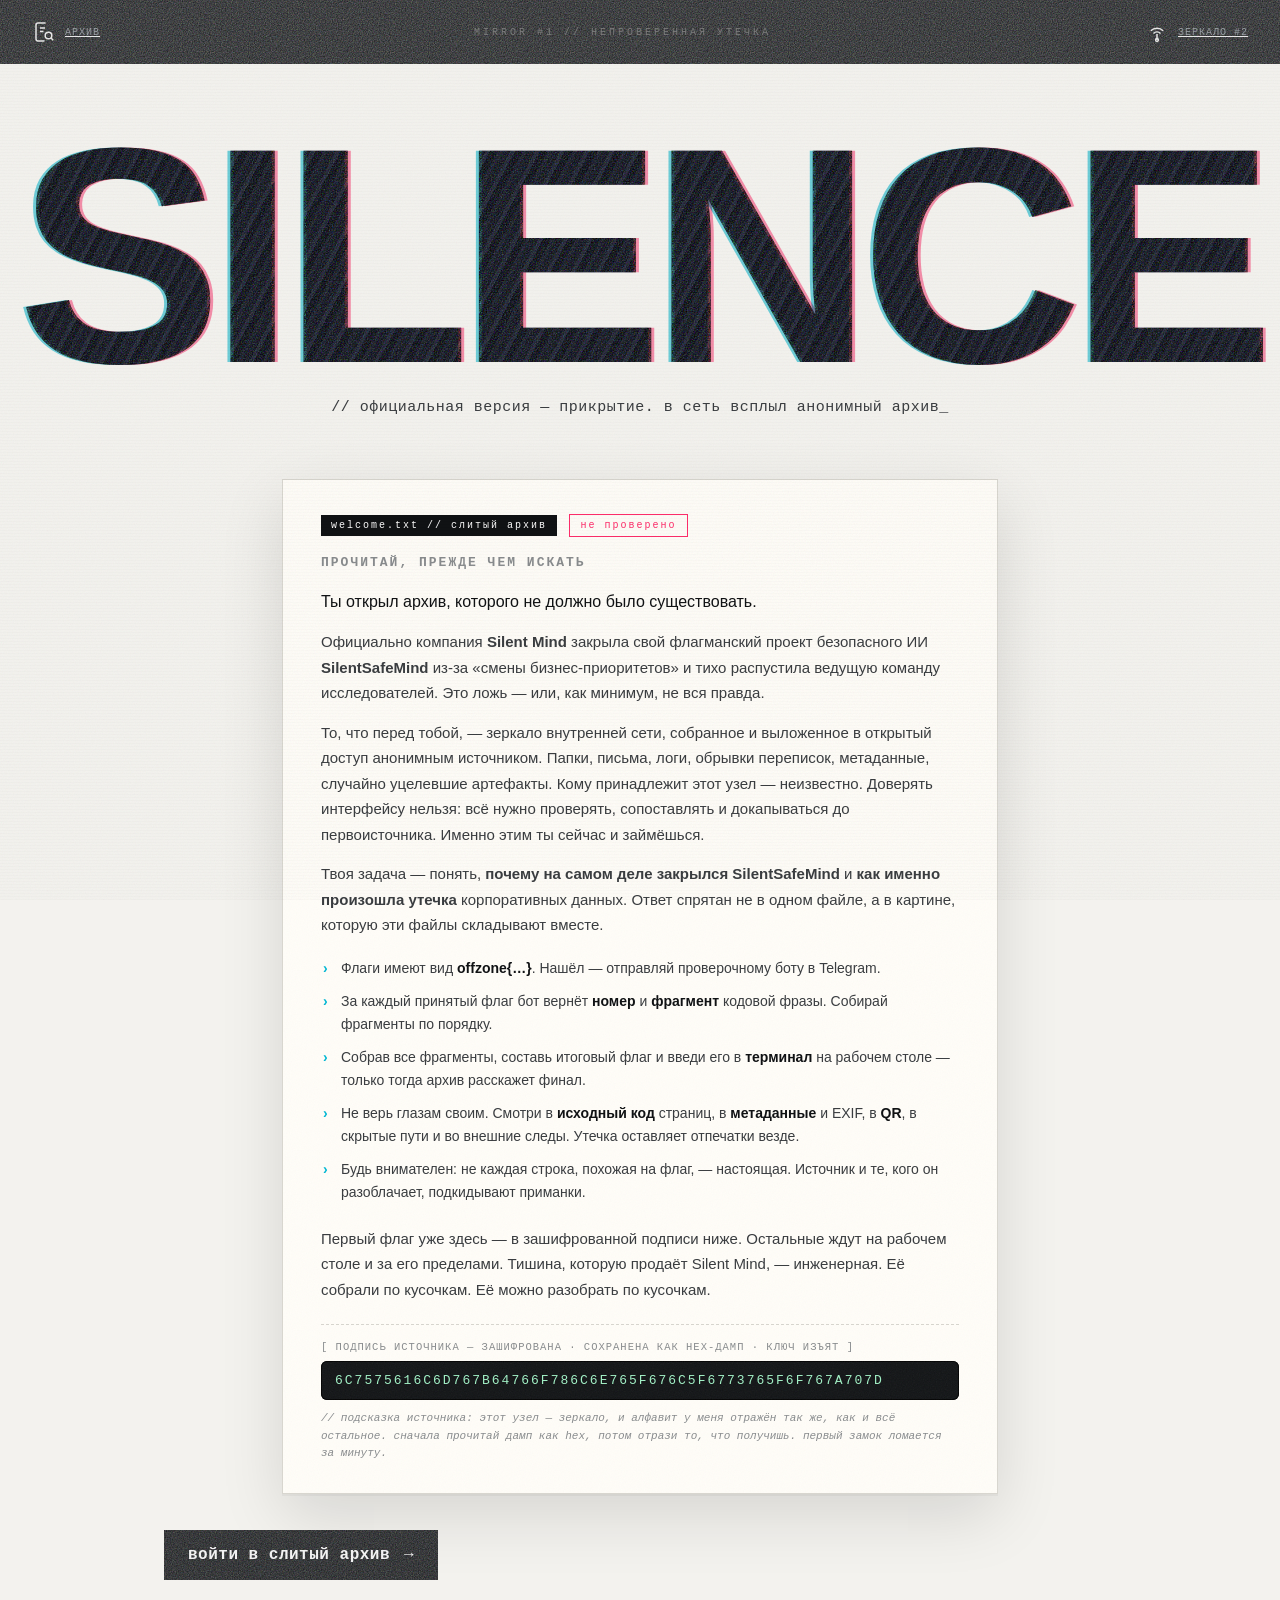
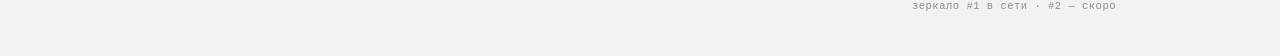
<file: index.html>
<!DOCTYPE html>
<html lang="ru">
<head>
<meta charset="UTF-8">
<meta name="viewport" content="width=device-width, initial-scale=1.0">
<meta name="generator" content="static-leak-mirror/0.3">
<meta name="source" content="anonymous">
<title>DEEPLEAK // анонимный архив</title>
<style>
  :root{
    --paper:#f3f2ee;--ink:#101214;--ink-soft:#3a3d40;--dim:#8a8d8f;--line:#d8d6cf;
    --bar:#16181a;--cyan:#00b8d4;--magenta:#ff2d6b;
    --mono:'IBM Plex Mono','SFMono-Regular',Consolas,'Courier New',monospace;
    --sans:'Inter','Helvetica Neue',Arial,sans-serif;
    --noise:url("data:image/svg+xml,%3Csvg xmlns='http://www.w3.org/2000/svg' width='180' height='180'%3E%3Cfilter id='n'%3E%3CfeTurbulence type='fractalNoise' baseFrequency='0.82' numOctaves='2' stitchTiles='stitch'/%3E%3C/filter%3E%3Crect width='100%25' height='100%25' filter='url(%23n)'/%3E%3C/svg%3E");
  }
  *{box-sizing:border-box;}
  html,body{margin:0;padding:0;background:var(--paper);color:var(--ink);
    font-family:var(--sans);-webkit-font-smoothing:antialiased;}
  body{min-height:100vh;overflow-x:hidden;}
  a{color:inherit;}
  #grain{position:fixed;inset:0;pointer-events:none;z-index:50;background:var(--noise);opacity:.06;mix-blend-mode:multiply;}
  #scan{position:fixed;inset:0;pointer-events:none;z-index:49;opacity:.5;
    background:repeating-linear-gradient(0deg,rgba(0,0,0,.025) 0 1px,transparent 1px 3px);}

  /* шапка с двумя кликабельными иконками-переходами */
  #topbar{position:relative;height:64px;background:var(--bar);display:flex;align-items:center;
    justify-content:space-between;padding:0 22px;overflow:hidden;}
  #topbar::before{content:"";position:absolute;inset:0;background:var(--noise);opacity:.5;mix-blend-mode:screen;}
  #topbar .ic{position:relative;z-index:2;color:#e9e9e9;display:flex;align-items:center;gap:9px;cursor:pointer;
    background:none;border:1px solid transparent;border-radius:8px;padding:6px 9px;font-family:var(--mono);
    font-size:10px;letter-spacing:1px;text-transform:uppercase;transition:transform .15s,border-color .15s,background .15s;}
  #topbar .ic:hover{transform:translateY(-1px);border-color:#3a3f44;background:rgba(255,255,255,.04);}
  #topbar .ic svg{width:24px;height:24px;display:block;flex:none;}
  #topbar .ic .lbl{color:#9aa0a6;}
  #topbar .ic:hover .lbl{color:#fff;}
  #topbar .mid{position:relative;z-index:2;font-family:var(--mono);font-size:10px;letter-spacing:3px;
    color:#7d7d7d;text-transform:uppercase;}


  #hero{position:relative;text-align:center;padding:7vh 0 2vh;overflow:hidden;}
  .glitch{position:relative;display:inline-block;font-weight:900;font-size:clamp(80px,24vw,360px);
    line-height:.84;letter-spacing:-.04em;white-space:nowrap;font-family:var(--sans);
    background:repeating-linear-gradient(118deg,#0c0c0c 0 7px,#2c2c2c 7px 11px,#000 11px 18px,#1a1a1a 18px 22px),var(--noise);
    background-size:auto,200px 200px;background-blend-mode:overlay;
    -webkit-background-clip:text;background-clip:text;-webkit-text-fill-color:transparent;color:transparent;
    animation:drift 9s ease-in-out infinite;}
  @keyframes drift{0%,100%{transform:translateX(-1.5%);}50%{transform:translateX(1.5%);}}
  .glitch::before,.glitch::after{content:attr(data-text);position:absolute;left:0;top:0;width:100%;
    -webkit-text-fill-color:initial;background:none;mix-blend-mode:multiply;clip-path:inset(0 0 0 0);}
  .glitch::before{color:var(--cyan);transform:translate(-3px,0);opacity:.55;animation:g1 3.4s infinite steps(2,end);}
  .glitch::after{color:var(--magenta);transform:translate(3px,0);opacity:.5;animation:g2 2.7s infinite steps(2,end);}
  @keyframes g1{0%,86%,100%{clip-path:inset(0 0 100% 0);transform:translate(-3px,0);}
    88%{clip-path:inset(12% 0 55% 0);transform:translate(-7px,1px);}92%{clip-path:inset(60% 0 8% 0);transform:translate(5px,-1px);}
    96%{clip-path:inset(30% 0 40% 0);transform:translate(-4px,0);}}
  @keyframes g2{0%,80%,100%{clip-path:inset(100% 0 0 0);transform:translate(3px,0);}
    82%{clip-path:inset(45% 0 25% 0);transform:translate(6px,-1px);}90%{clip-path:inset(8% 0 70% 0);transform:translate(-5px,1px);}
    95%{clip-path:inset(70% 0 5% 0);transform:translate(4px,0);}}
  .tagline{margin-top:14px;font-family:var(--mono);font-size:clamp(11px,1.4vw,15px);letter-spacing:.5px;color:var(--ink-soft);}
  .tagline .blink{animation:bk 1.1s steps(1) infinite;}
  @keyframes bk{50%{opacity:0;}}


  #manifest{max-width:760px;margin:5vh auto 2vh;padding:0 22px;}
  .sheet{position:relative;background:#fffdf8;border:1px solid var(--line);
    box-shadow:0 22px 60px rgba(0,0,0,.12),0 2px 0 rgba(0,0,0,.04);padding:34px 38px 30px;}
  .sheet::after{content:"";position:absolute;inset:0;pointer-events:none;background:var(--noise);opacity:.04;mix-blend-mode:multiply;}
  .stamp{display:inline-block;font-family:var(--mono);font-size:10px;letter-spacing:2px;color:#fff;background:var(--ink);padding:5px 10px;margin-bottom:4px;}
  .stamp.warn{background:transparent;color:var(--magenta);border:1px solid var(--magenta);margin-left:8px;}
  .sheet h1{font-family:var(--mono);font-size:13px;letter-spacing:2px;margin:14px 0 18px;color:var(--dim);text-transform:uppercase;font-weight:600;}
  .sheet p{font-size:15px;line-height:1.7;margin:0 0 14px;color:var(--ink-soft);}
  .sheet p.lead{color:var(--ink);font-size:16px;}
  .sheet ul{margin:0 0 16px;padding-left:0;list-style:none;}
  .sheet li{font-size:14px;line-height:1.65;color:var(--ink-soft);padding:5px 0 5px 20px;position:relative;}
  .sheet li::before{content:"›";position:absolute;left:2px;color:var(--cyan);font-weight:700;}
  .sheet li b{color:var(--ink);}

  .sig{margin-top:22px;border-top:1px dashed var(--line);padding-top:16px;}
  .sig-lab{font-family:var(--mono);font-size:10.5px;letter-spacing:1px;color:var(--dim);text-transform:uppercase;margin-bottom:8px;}
  .sig-hex{font-family:var(--mono);font-size:13px;letter-spacing:2px;color:#9ff0c4;background:var(--ink);
    padding:12px 14px;border-radius:6px;word-break:break-all;box-shadow:inset 0 0 0 1px #000;position:relative;overflow:hidden;}
  .sig-hex::after{content:"";position:absolute;inset:0;background:var(--noise);opacity:.08;mix-blend-mode:screen;pointer-events:none;}
  .sig-hint{margin-top:10px;font-family:var(--mono);font-size:11px;line-height:1.6;color:var(--dim);font-style:italic;}


  #footer-cta{max-width:1000px;margin:4vh auto 0;padding:0 24px;}
  .plaque{display:inline-flex;align-items:center;gap:14px;background:var(--bar);color:#f2f2f2;
    font-family:var(--mono);padding:16px 24px;text-decoration:none;position:relative;overflow:hidden;letter-spacing:.5px;font-size:16px;font-weight:600;}
  .plaque::before{content:"";position:absolute;inset:0;background:var(--noise);opacity:.4;mix-blend-mode:screen;}
  .plaque span{position:relative;z-index:2;}
  .plaque:hover{background:#000;}
  .plaque .arr{transition:transform .2s;}
  .plaque:hover .arr{transform:translateX(5px);}

  #fineprint{max-width:1000px;margin:20px auto 44px;padding:0 24px;display:flex;justify-content:space-between;
    gap:14px;flex-wrap:wrap;font-family:var(--mono);font-size:10.5px;letter-spacing:.5px;color:var(--dim);}


  #overlay{position:fixed;inset:0;background:rgba(5,6,8,.62);backdrop-filter:blur(3px);z-index:200;display:none;}
  #overlay.show{display:block;}
  #note{position:fixed;left:50%;top:50%;transform:translate(-50%,-50%) scale(.98);z-index:201;width:min(560px,92vw);
    max-height:80vh;display:none;flex-direction:column;background:#11151a;border:1px solid #262d3a;border-radius:10px;
    box-shadow:0 30px 80px rgba(0,0,0,.6);overflow:hidden;font-family:var(--mono);}
  #note.show{display:flex;}
  .note-head{display:flex;align-items:center;justify-content:space-between;padding:9px 14px;
    background:linear-gradient(180deg,#1a2027,#141921);border-bottom:1px solid #262d3a;font-size:11px;letter-spacing:1px;color:#8b97a3;}
  .note-x{cursor:pointer;color:#e05a5a;font-size:14px;line-height:1;padding:2px 6px;border-radius:4px;}
  .note-x:hover{background:rgba(224,90,90,.15);}
  .note-body{padding:16px 18px;font-size:12.5px;line-height:1.7;color:#c4ccd4;overflow:auto;position:relative;}
  .note-body::before{content:"";position:absolute;inset:0;background:var(--noise);opacity:.05;mix-blend-mode:screen;pointer-events:none;}
  .note-body .ln{white-space:pre-wrap;}
  .note-body .c{color:#6f7b86;}
  .note-body .w{color:#d99427;}
  .note-body .m{color:#4fd1e8;}
  .note-body .g{color:#7bd88f;}


  #fx{position:fixed;inset:0;z-index:9999;background:#000;display:none;}
  #fx.go{display:block;animation:flash 1040ms linear forwards;}
  @keyframes flash{0%{opacity:0}5%{opacity:1}30%{background:#000}46%{background:#0b0d10}
    62%{background:#000}100%{background:#000;opacity:1}}
  #fx canvas{position:absolute;inset:0;width:100%;height:100%;display:block;image-rendering:pixelated;}
  #fx .noise{position:absolute;inset:-25%;background:var(--noise);opacity:.55;mix-blend-mode:screen;animation:jit 80ms steps(2) infinite;}
  @keyframes jit{0%{transform:translate(0,0)}50%{transform:translate(-3%,2%)}100%{transform:translate(2%,-2%)}}
  #fx .scan{position:absolute;inset:0;background:repeating-linear-gradient(0deg,rgba(255,255,255,.07) 0 1px,transparent 1px 3px);}
  #fx .tear{position:absolute;left:-5%;right:-5%;height:16px;mix-blend-mode:screen;animation:tear 200ms linear infinite;}
  #fx .tear.t1{top:22%;background:rgba(0,184,212,.20);}
  #fx .tear.t2{top:54%;background:rgba(255,45,107,.18);animation-delay:.07s;}
  #fx .tear.t3{top:77%;background:rgba(0,184,212,.14);animation-delay:.13s;}
  @keyframes tear{0%{transform:translateX(-6%)}50%{transform:translateX(6%)}100%{transform:translateX(-6%)}}
  #fx .txt{position:absolute;left:0;right:0;bottom:7%;top:auto;display:flex;align-items:center;justify-content:center;text-align:center;
    color:#dfe6ec;font-family:var(--mono);font-size:13px;letter-spacing:2px;padding:0 20px;
    text-shadow:2px 0 var(--cyan),-2px 0 var(--magenta);animation:bk .22s steps(1) infinite;}

  @media (max-width:560px){#topbar .ic .lbl{display:none;}.sheet{padding:24px 20px;}}
</style>
</head>
<body>
<div id="grain"></div>
<div id="scan"></div>


<header id="topbar">
  <a class="ic" href="desktop.html" onclick="goDesktop(event)" title="войти в слитый архив — взломанный рабочий стол">
    <!-- документ под лупой (расследование архива) -->
    <svg viewBox="0 0 24 24" fill="none" stroke="currentColor" stroke-width="1.5">
      <path d="M13.5 3H6a2 2 0 0 0-2 2v14a2 2 0 0 0 2 2h6.5"/><path d="M8 8h5M8 11.5h3.5"/>
      <circle cx="16.5" cy="15.5" r="3.3"/><path d="m19 18 2.2 2.2"/></svg>
    <span class="lbl">архив</span>
  </a>
  <div class="mid">mirror #1&nbsp;//&nbsp;непроверенная&nbsp;утечка</div>
  <!-- зеркало #2: вторая точка перехода с лендинга (интерактивный паззл -> QR -> фрагмент) -->
  <a class="ic" href="mirror.html" title="зеркало #2 — отражение архива">
    <!-- антенна / зеркало -->
    <svg viewBox="0 0 24 24" fill="none" stroke="currentColor" stroke-width="1.5">
      <path d="M12 20v-6"/><circle cx="12" cy="20" r="1.4"/>
      <path d="M8.5 13.5a5 5 0 0 1 7 0"/><path d="M5.8 10.8a9 9 0 0 1 12.4 0"/></svg>
    <span class="lbl">зеркало #2</span>
  </a>
</header>

<section id="hero">
  <div class="glitch" data-text="SILENCE">SILENCE</div>
  <div class="tagline">// официальная версия — прикрытие. в сеть всплыл анонимный архив<span class="blink">_</span></div>
</section>

<section id="manifest">
  <div class="sheet">
    <span class="stamp">welcome.txt // слитый архив</span>
    <span class="stamp warn">не проверено</span>
    <h1>прочитай, прежде чем искать</h1>
    <p class="lead">Ты открыл архив, которого не должно было существовать.</p>
    <p>Официально компания <b>Silent&nbsp;Mind</b> закрыла свой флагманский проект безопасного ИИ
       <b>SilentSafeMind</b> из&#8209;за «смены бизнес&#8209;приоритетов» и тихо распустила ведущую команду
       исследователей. Это ложь — или, как минимум, не вся правда.</p>
    <p>То, что перед тобой, — зеркало внутренней сети, собранное и выложенное в открытый доступ анонимным
       источником. Папки, письма, логи, обрывки переписок, метаданные, случайно уцелевшие артефакты. Кому
       принадлежит этот узел — неизвестно. Доверять интерфейсу нельзя: всё нужно проверять, сопоставлять и
       докапываться до первоисточника. Именно этим ты сейчас и займёшься.</p>
    <p>Твоя задача — понять, <b>почему на самом деле закрылся SilentSafeMind</b> и <b>как именно произошла
       утечка</b> корпоративных данных. Ответ спрятан не в одном файле, а в картине, которую эти файлы
       складывают вместе.</p>
    <ul>
      <li>Флаги имеют вид <b>offzone{…}</b>. Нашёл — отправляй проверочному боту в&nbsp;Telegram.</li>
      <li>За каждый принятый флаг бот вернёт <b>номер</b> и <b>фрагмент</b> кодовой фразы. Собирай фрагменты по порядку.</li>
      <li>Собрав все фрагменты, составь итоговый флаг и введи его в <b>терминал</b> на рабочем столе — только тогда архив расскажет финал.</li>
      <li>Не верь глазам своим. Смотри в <b>исходный код</b> страниц, в <b>метаданные</b> и EXIF, в <b>QR</b>, в скрытые пути и во внешние следы. Утечка оставляет отпечатки везде.</li>
      <li>Будь внимателен: не каждая строка, похожая на флаг, — настоящая. Источник и те, кого он разоблачает, подкидывают приманки.</li>
    </ul>
    <p>Первый флаг уже здесь — в зашифрованной подписи ниже. Остальные ждут на рабочем столе и за его пределами.
       Тишина, которую продаёт Silent&nbsp;Mind, — инженерная. Её собрали по кусочкам. Её можно разобрать по кусочкам.</p>

    <div class="sig">
      <div class="sig-lab">[ подпись источника — зашифрована · сохранена как hex-дамп · ключ изъят ]</div>
      <div class="sig-hex">6C7575616C6D767B64766F786C6E765F676C5F6773765F6F767A707D</div>
      <div class="sig-hint">// подсказка источника: этот узел — зеркало, и алфавит у меня отражён так же, как и всё
        остальное. сначала прочитай дамп как hex, потом отрази то, что получишь. первый замок ломается за минуту.</div>
    </div>
  </div>
</section>

<!-- нижняя плашка-переход на рабочий стол (с эффектом помех) -->
<div id="footer-cta">
  <a class="plaque" href="desktop.html" onclick="goDesktop(event)">
    <span>войти в слитый архив</span><span class="arr">→</span>
  </a>
</div>

<div id="fineprint">
  <span></span>
  <span>зеркало&nbsp;#1&nbsp;в&nbsp;сети · #2&nbsp;—&nbsp;скоро</span>
</div>

<!-- всплывашка-статус второго канала -->
<div id="overlay" onclick="closeNote()"></div>
<div id="note" role="dialog" aria-modal="true">
  <div class="note-head"><span id="note-title">канал</span><span class="note-x" onclick="closeNote()">✕</span></div>
  <div class="note-body" id="note-body"></div>
</div>

<!-- эффект помех при переходе: в шуме на мгновение проявляется флаг -->
<div id="fx" aria-hidden="true">
  <canvas id="fxcv"></canvas>
  <div class="noise"></div><div class="scan"></div>
  <div class="tear t1"></div><div class="tear t2"></div><div class="tear t3"></div>
  <div class="txt">// потеря сигнала — перенаправление на внутренний узел…</div>
</div>

<script>
  /* переход на рабочий стол через «помехи»: в шуме проявляется флаг.
     в исходном коде флаг НЕ лежит текстом — он собирается в рантайме */
  function goDesktop(e){
    if(e) e.preventDefault();
    document.getElementById('fx').classList.add('go');
    startInterference();
    setTimeout(function(){ window.location.href = 'desktop.html'; }, 1040);
  }

  /* упаковка флага: XOR по ключу + base64. в исходнике — только шифр-блоб,
     само слово нигде не фигурирует и не ищется grep-ом */
  var FX_KEY = [0x3f,0x8a,0xc1,0x55,0x1e];
  var FX_BLOB = 'UOynL3FR77pmQUvipAptUP+zNntg+KQ4e1LopCdtQg==';
  function fxDecode(){
    var s = atob(FX_BLOB), out = '';
    for(var i=0;i<s.length;i++){ out += String.fromCharCode(s.charCodeAt(i) ^ FX_KEY[i % FX_KEY.length]); }
    return out;
  }

  /* анимация помех: на canvas рисуется белый шум, а сквозь него на мгновение
     проступает флаг (хроматический глитч). флаг — это пиксели в шуме, не DOM-текст */
  var fxCv, fxCtx, fxW, fxH, fxRAF=null, fxT0=0, fxRun=false;
  function startInterference(){
    fxCv = document.getElementById('fxcv');
    fxW = fxCv.width  = Math.min(innerWidth, 1000);
    fxH = fxCv.height = Math.min(innerHeight, 640);
    fxCtx = fxCv.getContext('2d');
    fxRun = true; fxT0 = 0;
    if(fxRAF) cancelAnimationFrame(fxRAF);
    fxRAF = requestAnimationFrame(fxLoop);
  }
  function fxNoise(){
    var img = fxCtx.createImageData(fxW, fxH), d = img.data;
    for(var i=0;i<d.length;i+=4){ var v=(Math.random()*255)|0; d[i]=d[i+1]=d[i+2]=v; d[i+3]=255; }
    fxCtx.putImageData(img,0,0);
  }
  function fxGhost(el){
    var a;
    if(el < 320) a = (el-180)/140;            /* проявление из шума */
    else if(el > 700) a = 1-(el-700)/120;     /* растворение обратно в шум */
    else a = 1;
    if(a <= 0) return;
    a = Math.max(0, Math.min(1, a));
    fxCtx.save();
    fxCtx.globalCompositeOperation = 'lighter';
    fxCtx.globalAlpha = a*0.92;
    fxCtx.textAlign='center'; fxCtx.textBaseline='middle';
    var fs = Math.max(14, Math.min(fxW*0.030, 30));
    fxCtx.font = '700 '+fs+'px monospace';
    var msg = fxDecode();
    var cx = fxW/2, cy = fxH/2;
    var jx = (Math.random()*6-3)|0, jy = (Math.random()*4-2)|0;
    fxCtx.fillStyle='rgba(0,184,212,0.9)';   fxCtx.fillText(msg, cx-3+jx, cy+jy);
    fxCtx.fillStyle='rgba(255,45,107,0.9)';  fxCtx.fillText(msg, cx+3+jx, cy+jy);
    fxCtx.fillStyle='rgba(235,246,255,0.95)';fxCtx.fillText(msg, cx+jx,   cy+jy);
    fxCtx.restore();
  }
  function fxLoop(t){
    if(!fxT0) fxT0 = t;
    var el = t - fxT0;
    fxNoise();
    if(el>180 && el<820) fxGhost(el);
    if(fxRun && el<1080) fxRAF = requestAnimationFrame(fxLoop);
  }

  /* всплывашка-статус второй точки перехода (концепт страницы ещё не выбран) */
  var NOTES = {
    page2:{ t:'канал #2 — статус зеркала', b:
'<div class="ln m">$ ping mirror-node-2</div>'+
'<div class="ln w">[warn] канал #2 не отвечает — зеркало синхронизируется</div>'+
'<div class="ln">раздел «журнал источника» ещё выкладывается на этот узел.</div>'+
'<div class="ln">источник обещал вторую порцию материалов после того,</div>'+
'<div class="ln">как вы соберёте первые флаги из основного архива.</div>'+
'<div class="ln"></div>'+
'<div class="ln c">// это не тупик и не приманка — просто ещё не время.</div>'+
'<div class="ln c">// иди на рабочий стол, собери следы — и возвращайся сюда.</div>' }
  };
  var ov=document.getElementById('overlay'), nt=document.getElementById('note');
  function openNote(id){var d=NOTES[id];if(!d)return;
    document.getElementById('note-title').textContent=d.t;
    document.getElementById('note-body').innerHTML=d.b;
    ov.classList.add('show');nt.classList.add('show');}
  function closeNote(){ov.classList.remove('show');nt.classList.remove('show');}
  document.addEventListener('keydown',function(e){if(e.key==='Escape')closeNote();});
</script>
</body>
</html>
</file>
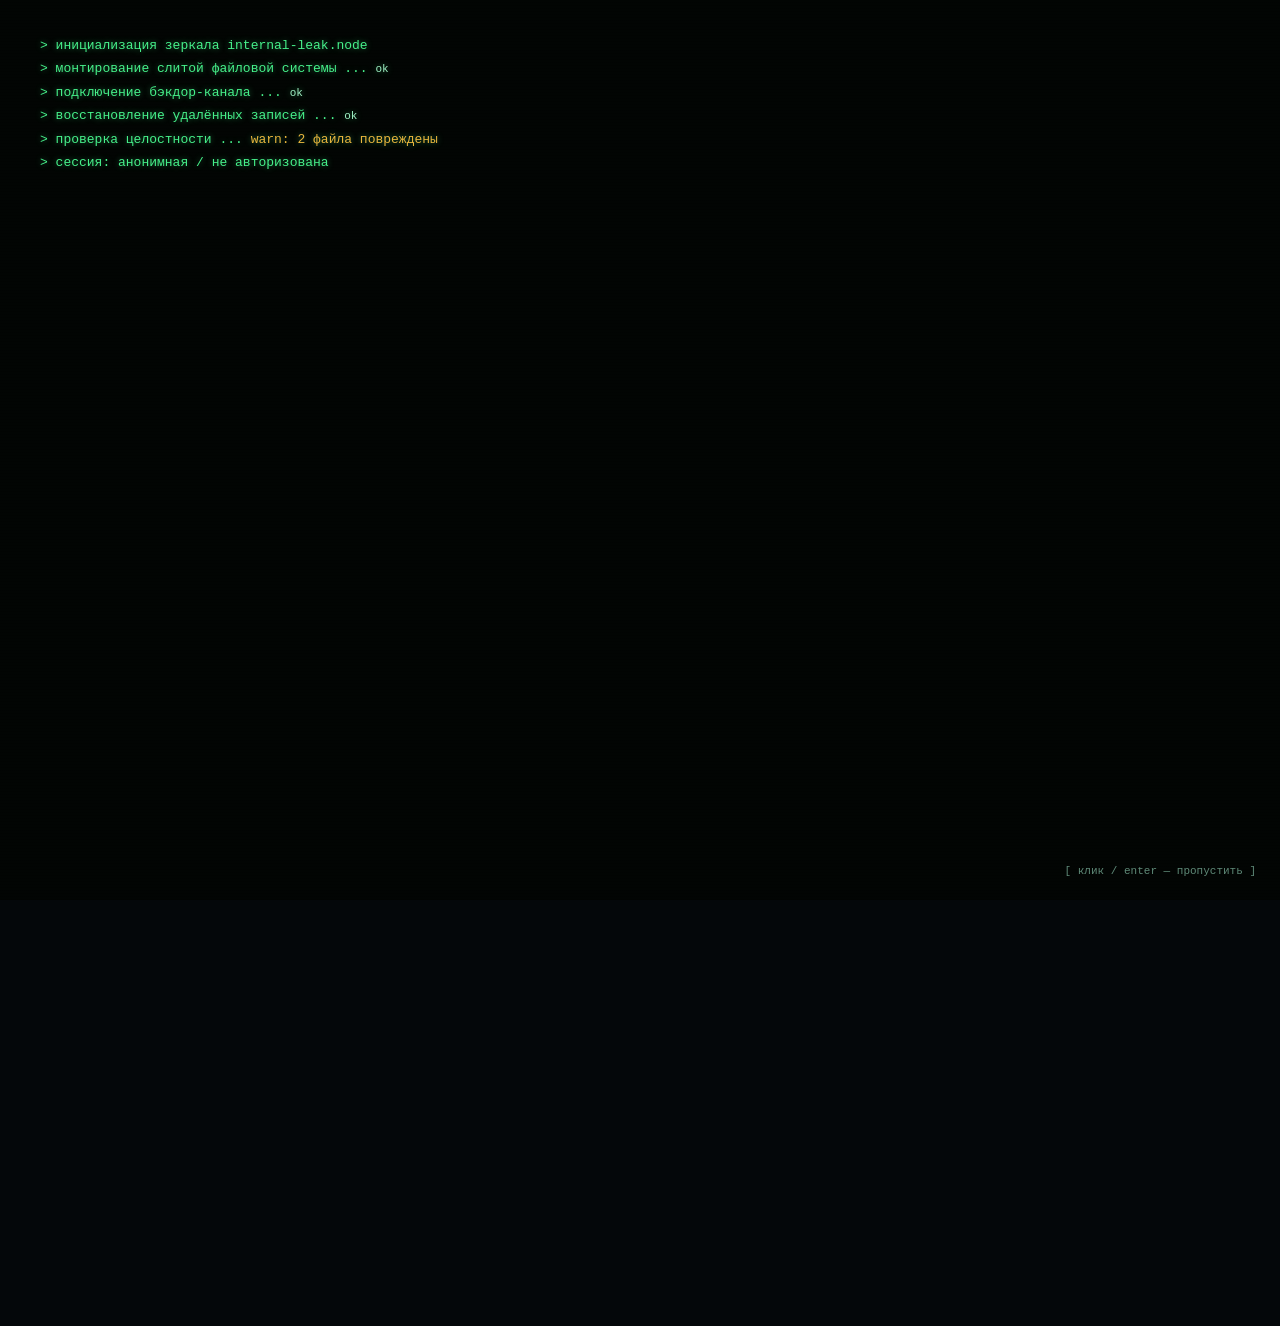
<file: desktop.html>
<!DOCTYPE html>
<html lang="ru">
<head>
<meta charset="UTF-8">
<meta name="viewport" content="width=device-width, initial-scale=1.0">
<title>DeepLeak — internal-leak.node</title>
<link rel="stylesheet" href="desktop.css">
</head>
<body>

<div id="desktop">
  <div id="grid"></div>
  <div class="watermark" id="wm"></div>

  <div id="topbar">
    <div class="left">
      <span class="brand">SM//LEAK</span>
      <span class="menu" onclick="openNode('about')">об утечке</span>
      <span class="menu" onclick="openNode('terminal')">терминал</span>
    </div>
    <div class="ticker">⚠ НЕАВТОРИЗОВАННАЯ СЕССИЯ — ВХОД НЕ ВЫПОЛНЕН — НЕ РАСПРОСТРАНЯТЬ</div>
    <div class="right"><span id="clock">00:00:00</span><span class="cur">█</span></div>
  </div>

  <div id="icons"></div>

  <div id="scanlines"></div>
  <div id="vignette"></div>

  <div id="dock"></div>

  <div id="ctx">
    <div class="ci" onclick="__ctx.refresh()">Обновить<span class="k">⌘R</span></div>
    <div class="ci" onclick="openNode('terminal')">Открыть терминал<span class="k">⌘T</span></div>
    <div class="csep"></div>
    <div class="ci" onclick="openNode('about')">Об этой утечке…</div>
    <div class="ci" onclick="__ctx.arrange()">Упорядочить ярлыки</div>
  </div>

  <!-- boot-последовательность -->
  <div id="boot">
    <div class="lines"></div>
    <div class="skip">[ клик / enter — пропустить ]</div>
  </div>
</div>

<script src="secrets.js"></script>
<script src="gate.js"></script>
<script src="fs.js"></script>
<script src="desktop.js"></script>
</body>
</html>
</file>
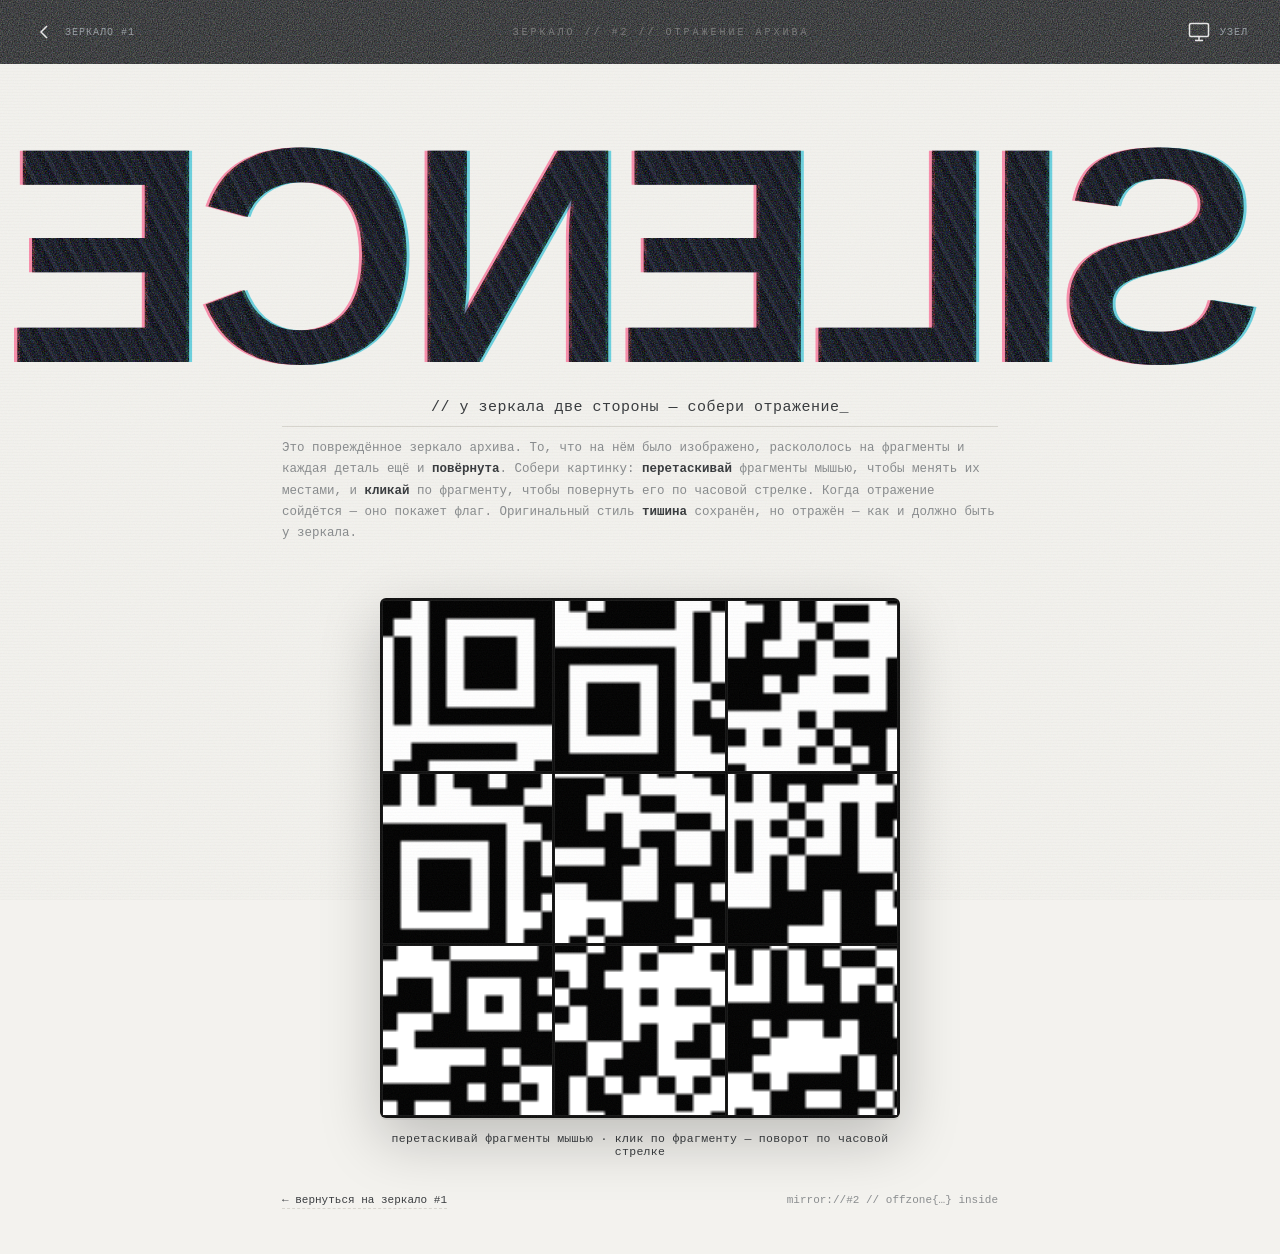
<file: mirror.html>
<!DOCTYPE html>
<html lang="ru">
<head>
<meta charset="UTF-8">
<meta name="viewport" content="width=device-width, initial-scale=1.0">
<meta name="generator" content="static-leak-mirror/0.3-mirror">
<title>DEEPLEAK // зеркало #2 — отражение</title>
<link rel="stylesheet" href="mirror.css">
</head>
<body>
<div id="grain"></div>
<div id="scan"></div>

<header id="topbar">
  <a class="ic" href="index.html" onclick="goTransition(event,'index.html','// разрыв связи — возврат на зеркало #1…')" title="вернуться на зеркало #1">
    <svg viewBox="0 0 24 24" fill="none" stroke="currentColor" stroke-width="1.5"><path d="M15 18l-6-6 6-6"/></svg>
    <span class="lbl">зеркало #1</span>
  </a>
  <div class="mid">зеркало&nbsp;//&nbsp;#2&nbsp;//&nbsp;отражение&nbsp;архива</div>
  <a class="ic" href="desktop.html" onclick="goTransition(event,'desktop.html','// потеря сигнала — перенаправление на внутренний узел…')" title="внутренний узел">
    <svg viewBox="0 0 24 24" fill="none" stroke="currentColor" stroke-width="1.5"><rect x="2.5" y="3.5" width="19" height="13" rx="1.5"/><path d="M8 20.5h8M12 16.5v4"/></svg>
    <span class="lbl">узел</span>
  </a>
</header>

<section id="hero">
  <!-- Тот же стиль что и в index.html (тишина), но зеркально отражён -->
  <div class="glitch" data-text="SILENCE">SILENCE</div>
  <div class="tagline">// у зеркала две стороны — собери отражение<span class="blink">_</span></div>
  <div class="hint">
    Это повреждённое зеркало архива. То, что на нём было изображено, раскололось на фрагменты и каждая деталь ещё и <b>повёрнута</b>. 
    Собери картинку: <b>перетаскивай</b> фрагменты мышью, чтобы менять их местами, и <b>кликай</b> по фрагменту, чтобы повернуть его по часовой стрелке.
    Когда отражение сойдётся — оно покажет флаг. Оригинальный стиль <b>тишина</b> сохранён, но отражён — как и должно быть у зеркала.
  </div>
</section>

<div id="stage">
  <div id="board"></div>
  <div id="status"></div>
</div>

<div id="win">
  <canvas></canvas>
  <div class="cap">отражение собрано. поздравляем.</div>
  <div class="fire-msg">/// SYNCHRONIZED /// SIGNAL RESTORED ///</div>
  <div class="qr">собранное изображение — QR: отсканируй его, либо скачай фрагмент кнопкой выше. После фейерверка — возвращайся в архив.</div>
</div>

<div id="back">
  <a href="index.html" onclick="goTransition(event,'index.html','// разрыв связи — возврат на зеркало #1…')">← вернуться на зеркало #1</a>
  <span>mirror://#2 // offzone{…} inside</span>
</div>

<!-- помехи при переходе туда-обратно — как в index.html -->
<div id="fx" aria-hidden="true" class="in">
  <div class="noise"></div>
  <div class="scan"></div>
  <div class="vhs"></div>
  <div class="tear t1"></div>
  <div class="tear t2"></div>
  <div class="tear t3"></div>
  <div class="txt">// синхронизация с зеркалом #2 — восстановление сигнала…</div>
</div>

<script src="mirror.js"></script>
</body>
</html>
</file>
<file: desktop.css>
/* ============================================================
   desktop.css — кислотный CRT/терминал-хром ОС  +  "реальные"
   светлые вьюеры документов внутри. Помехи, сетка-матрица, boot.
   ============================================================ */
:root{
  --bg:#04070a; --panel:#06120d; --panel-2:#0a1a12;
  --acid:#46f08a; --acid-dim:#1d6b43; --acid-deep:#0c2a1c;
  --glow:rgba(70,240,138,.45); --cyan:#39d8e6; --amber:#e8b53d; --red:#ff5a5a;
  --txt:#cfeede; --dim:#5f8a78; --line:#133524;
  --mono:'IBM Plex Mono','SFMono-Regular',Consolas,'Courier New',monospace;
  --sans:'Inter','Helvetica Neue',Arial,sans-serif;
  --serif:Georgia,'Times New Roman',serif;
  --noise:url("data:image/svg+xml,%3Csvg xmlns='http://www.w3.org/2000/svg' width='160' height='160'%3E%3Cfilter id='n'%3E%3CfeTurbulence type='fractalNoise' baseFrequency='0.9' numOctaves='2' stitchTiles='stitch'/%3E%3C/filter%3E%3Crect width='100%25' height='100%25' filter='url(%23n)'/%3E%3C/svg%3E");
}
*{box-sizing:border-box;}
html,body{margin:0;height:100%;background:var(--bg);color:var(--txt);
  font-family:var(--sans);overflow:hidden;user-select:none;}

/* ===== desktop / wallpaper ===== */
#desktop{position:relative;width:100%;height:100vh;
  background:
    radial-gradient(900px 500px at 80% 10%, rgba(70,240,138,.07), transparent 60%),
    radial-gradient(700px 500px at 10% 90%, rgba(57,216,230,.05), transparent 60%),
    linear-gradient(180deg,#04100a 0%, #04070a 60%, #020503 100%);}
/* matrix grid with glowing nodes */
#grid{position:absolute;inset:0;pointer-events:none;opacity:.7;
  background-image:
    linear-gradient(rgba(70,240,138,.05) 1px,transparent 1px),
    linear-gradient(90deg,rgba(70,240,138,.05) 1px,transparent 1px),
    radial-gradient(circle at center, rgba(70,240,138,.5) 1px, transparent 1.6px);
  background-size:64px 64px,64px 64px,64px 64px;
  background-position:0 0,0 0,32px 32px;}
.watermark{position:absolute;inset:0;overflow:hidden;pointer-events:none;opacity:.05;
  transform:rotate(-18deg) scale(1.4);display:flex;flex-wrap:wrap;gap:60px;
  font-family:var(--mono);font-size:13px;letter-spacing:3px;color:var(--acid);}
.watermark span{white-space:nowrap;}
#scanlines{position:absolute;inset:0;pointer-events:none;z-index:9000;
  background:repeating-linear-gradient(0deg,rgba(0,0,0,.22) 0 1px,transparent 1px 3px);
  animation:flick 6s infinite;}
@keyframes flick{0%,97%,100%{opacity:.6}97.5%{opacity:.25}98%{opacity:.7}}
#vignette{position:absolute;inset:0;pointer-events:none;z-index:9001;
  box-shadow:inset 0 0 240px 50px rgba(0,0,0,.8);}

/* ===== top bar ===== */
#topbar{position:absolute;top:0;left:0;right:0;height:30px;display:flex;align-items:center;
  justify-content:space-between;padding:0 14px;background:rgba(2,8,5,.85);
  border-bottom:1px solid var(--acid-dim);backdrop-filter:blur(6px);
  font-family:var(--mono);font-size:11px;letter-spacing:1px;z-index:9999;
  box-shadow:0 0 14px rgba(70,240,138,.12);}
#topbar .left{display:flex;align-items:center;gap:14px;}
#topbar .brand{color:var(--acid);font-weight:700;letter-spacing:2px;text-shadow:0 0 8px var(--glow);}
#topbar .menu{color:var(--dim);cursor:pointer;}
#topbar .menu:hover{color:var(--acid);}
#topbar .ticker{color:var(--acid);opacity:.85;position:absolute;left:50%;transform:translateX(-50%);
  white-space:nowrap;animation:blink 2.6s infinite, glitcht 5s infinite;}
@keyframes blink{0%,100%{opacity:.85}50%{opacity:.3}}
@keyframes glitcht{0%,93%,100%{transform:translateX(-50%)}94%{transform:translateX(calc(-50% + 3px));text-shadow:2px 0 var(--cyan),-2px 0 var(--red)}96%{transform:translateX(calc(-50% - 2px))}}
#topbar .right{display:flex;gap:14px;color:var(--acid);align-items:center;}
#topbar .cur{animation:bk 1s steps(1) infinite;}
@keyframes bk{50%{opacity:0}}

/* ===== desktop shortcuts ===== */
#icons{position:absolute;top:48px;left:22px;display:flex;flex-direction:column;gap:20px;z-index:10;}
.icon{width:84px;text-align:center;cursor:pointer;display:flex;flex-direction:column;align-items:center;gap:6px;border-radius:8px;padding:6px 4px;}
.icon .glyph{width:44px;height:44px;border:1px solid var(--acid-dim);border-radius:8px;display:flex;align-items:center;justify-content:center;background:rgba(70,240,138,.04);color:var(--acid);font-size:19px;transition:.12s;box-shadow:0 0 0 rgba(70,240,138,0);}
.icon:hover .glyph{transform:translateY(-2px);box-shadow:0 0 12px var(--glow);border-color:var(--acid);}
.icon.locked .glyph{color:var(--amber);border-color:rgba(232,181,61,.5);}
.icon .label{font-family:var(--mono);font-size:10px;color:#bfeede;letter-spacing:.3px;line-height:1.3;text-shadow:0 1px 3px #000;padding:1px 4px;border-radius:3px;}
.icon.sel .glyph{border-color:var(--acid);background:rgba(70,240,138,.14);}
.icon.sel .label{background:rgba(70,240,138,.3);color:#031009;}

/* ===== windows (acid terminal chrome) ===== */
.win{position:absolute;min-width:330px;background:var(--panel);border:1px solid var(--acid-dim);
  border-radius:6px;box-shadow:0 0 0 1px rgba(0,0,0,.4),0 18px 50px rgba(0,0,0,.6),0 0 22px rgba(70,240,138,.08);
  overflow:hidden;display:none;}
.win.open{display:block;}
.win.min{display:none !important;}
.win.max{top:30px !important;left:0 !important;width:100% !important;height:calc(100% - 30px - 76px) !important;border-radius:0;}
.win.max .win-body{max-height:none;}
.win.glitch-in{animation:winglitch .3s steps(2,end);}
@keyframes winglitch{0%{filter:none;transform:translate(0,0)}25%{filter:hue-rotate(40deg) contrast(1.3);transform:translate(-2px,1px)}50%{filter:none;transform:translate(2px,-1px)}75%{filter:contrast(1.4);transform:translate(-1px,0)}100%{filter:none;transform:none}}
.win-head{display:flex;align-items:center;justify-content:space-between;padding:6px 10px;
  background:var(--acid);color:#031009;cursor:move;font-family:var(--mono);font-size:11px;
  letter-spacing:1px;font-weight:700;text-transform:uppercase;}
.win-head .ctrls{display:flex;gap:10px;font-weight:700;}
.win-head .ctrls span{cursor:pointer;opacity:.8;}
.win-head .ctrls span:hover{opacity:1;text-decoration:underline;}
.win-body{padding:16px 18px;font-size:13px;line-height:1.6;max-height:62vh;overflow:auto;
  font-family:var(--mono);color:var(--txt);background:
    repeating-linear-gradient(0deg,rgba(70,240,138,.015) 0 1px,transparent 1px 3px),var(--panel);}

/* ===== folder / file-manager view ===== */
.fpath{font-family:var(--mono);font-size:11px;color:var(--dim);margin-bottom:12px;letter-spacing:.5px;}
.fpath b{color:var(--acid);}
.fgrid{display:grid;grid-template-columns:repeat(auto-fill,minmax(92px,1fr));gap:14px 10px;}
.fitem{display:flex;flex-direction:column;align-items:center;gap:6px;cursor:pointer;padding:8px 4px;border-radius:6px;text-align:center;}
.fitem:hover{background:rgba(70,240,138,.08);}
.fitem .fname{font-family:var(--mono);font-size:10px;color:#bfeede;line-height:1.3;word-break:break-word;}
.fitem:hover .fname{color:var(--acid);}
/* file-type icon */
.fic{position:relative;width:42px;height:50px;background:#0c1a13;border:1px solid var(--line);border-radius:3px 8px 3px 3px;
  display:flex;align-items:flex-end;justify-content:center;overflow:hidden;}
.fic::before{content:"";position:absolute;top:0;right:0;border-width:0 9px 9px 0;border-style:solid;border-color:transparent var(--panel) transparent transparent;filter:drop-shadow(-1px 1px 0 var(--line));}
.fic .ext{font-family:var(--mono);font-size:8.5px;font-weight:700;letter-spacing:.5px;padding:2px 0;width:100%;text-align:center;color:#031009;}
.fic.folder{background:transparent;border:none;}
.fic.folder svg{width:40px;height:40px;color:var(--acid);}
.ext.txt{background:#7c8792}.ext.eml{background:var(--cyan)}.ext.png,.ext.jpg{background:#b06bd8}
.ext.pdf{background:var(--red)}.ext.docx{background:#4a86e8}.ext.csv{background:var(--acid)}
.ext.zip{background:var(--amber)}.ext.sys{background:#3a4a42}

/* ===== viewer frame: dark frame around a "real" light document ===== */
.frame{background:#03100a;padding:18px;border-radius:4px;}
.frame .fr-bar{font-family:var(--mono);font-size:10px;color:var(--dim);margin-bottom:10px;letter-spacing:.5px;}
.frame .fr-bar b{color:var(--acid);}
.paper{background:#fbfbf8;color:#1c1c1c;border-radius:3px;box-shadow:0 10px 30px rgba(0,0,0,.5);position:relative;overflow:hidden;}

/* txt notepad (real human note) */
.notepad{font-family:var(--mono);font-size:12.5px;line-height:1.7;color:#1d1d1d;white-space:pre-wrap;
  padding:18px 20px;background:repeating-linear-gradient(#fbfbf8,#fbfbf8 23px,#eef0ec 24px);}
.notepad.sys{color:#444;background:#f1f1ee;}
.notepad .rec{display:inline-block;background:var(--red);color:#fff;font-size:9px;letter-spacing:1px;padding:1px 6px;border-radius:3px;margin-bottom:8px;}

/* email (real mail client look) */
.mail{font-family:var(--sans);padding:20px 22px;}
.mail .mh{font-family:var(--mono);font-size:11.5px;color:#555;margin-bottom:3px;}
.mail .mh b{color:#111;}
.mail .subj{font-size:17px;font-weight:700;color:#111;margin:8px 0 4px;}
.mail .xmail{font-family:var(--mono);font-size:10.5px;color:#b0392f;background:#fdecea;display:inline-block;padding:2px 7px;border-radius:3px;margin:4px 0 10px;}
.mail hr{border:none;border-top:1px solid #e3e3dd;margin:12px 0;}
.mail .mbody{font-size:14px;line-height:1.65;color:#222;white-space:pre-wrap;}
.mail .att{margin-top:14px;border-top:1px dashed #d8d8d2;padding-top:10px;}
.mail .att .lab{font-family:var(--mono);font-size:10px;letter-spacing:1px;color:#888;text-transform:uppercase;margin-bottom:6px;}
.chip{display:inline-flex;align-items:center;gap:7px;background:#eef3ff;border:1px solid #cfdcfb;border-radius:14px;
  padding:5px 11px;margin:0 6px 6px 0;font-family:var(--mono);font-size:11px;color:#234;cursor:pointer;}
.chip:hover{background:#dfe9ff;}
.chip .d{width:7px;height:7px;border-radius:50%;background:#4a86e8;}

/* doc (Word-like) */
.doc{font-family:var(--sans);padding:30px 36px;max-width:680px;margin:0 auto;}
.doc h2{font-size:18px;color:#111;margin:0 0 4px;letter-spacing:-.01em;}
.doc .stamp{position:absolute;top:18px;right:-30px;transform:rotate(35deg);background:rgba(200,30,30,.12);
  color:#b02020;border:2px solid #c33;font-family:var(--mono);font-size:11px;letter-spacing:2px;padding:3px 30px;font-weight:700;}
.doc p{font-size:14px;line-height:1.7;color:#262626;margin:0 0 12px;}
.doc .ver{margin-top:14px;border-top:1px solid #e3e3dd;padding-top:10px;font-family:var(--mono);font-size:11px;color:#555;}
.doc .ver .v{color:#b02020;font-weight:700;}

/* pdf (rendered page, serif) */
.pdf{font-family:var(--serif);padding:34px 40px;max-width:680px;margin:0 auto;}
.pdf h2{font-size:19px;color:#111;margin:0 0 14px;}
.pdf h3{font-size:13px;font-family:var(--mono);text-transform:uppercase;letter-spacing:1px;color:#7a1f1f;margin:16px 0 4px;}
.pdf p{font-size:14px;line-height:1.7;color:#262626;margin:0 0 8px;}
.pdf .stamp{position:absolute;top:22px;right:-34px;transform:rotate(35deg);background:rgba(200,30,30,.12);
  color:#b02020;border:2px solid #c33;font-family:var(--mono);font-size:10px;letter-spacing:2px;padding:3px 30px;font-weight:700;}

/* csv table */
.csvwrap{padding:16px;overflow:auto;}
table.csv{border-collapse:collapse;width:100%;font-family:var(--mono);font-size:12px;background:#fff;}
table.csv th{background:#0c2a1c;color:var(--acid);text-align:left;padding:7px 10px;letter-spacing:.5px;font-weight:700;}
table.csv td{padding:6px 10px;border-bottom:1px solid #e6e6e0;color:#222;}
table.csv tr:hover td{background:#f3fbf6;}
table.csv td.yes{color:#b02020;font-weight:700;}

/* zip archiver */
.zip{font-family:var(--mono);font-size:12px;}
.zip .zh{color:var(--dim);margin-bottom:10px;}
.zip .zrow{display:flex;align-items:center;gap:10px;padding:7px 6px;border-bottom:1px dashed var(--line);color:var(--txt);}
.zip .zrow .zn{flex:1;color:#bfeede;}
.zip .zrow .zs{color:var(--dim);font-size:10.5px;}
.zip .zrow button{font-family:var(--mono);font-size:10px;background:transparent;border:1px solid var(--acid-dim);
  color:var(--acid);padding:3px 9px;border-radius:4px;cursor:pointer;}
.zip .zrow button:hover{background:rgba(70,240,138,.12);}
.zip .zrow button[disabled]{opacity:.4;cursor:not-allowed;border-color:var(--line);color:var(--dim);}

/* image viewer (dark, like reference) */
.imgv{display:flex;flex-direction:column;}
.imgv .stage{background:#020805;border:1px dashed var(--line);border-radius:4px;min-height:200px;
  display:flex;align-items:center;justify-content:center;padding:20px;text-align:center;}
.imgv .stage img{max-width:100%;max-height:46vh;border:1px solid var(--line);}
.imgv .ph{color:var(--dim);font-family:var(--mono);font-size:12px;line-height:1.6;}
.imgv .ph .ic{font-size:30px;color:var(--acid-dim);display:block;margin-bottom:8px;}
.imgv .cap{margin-top:12px;font-family:var(--mono);font-size:12px;color:var(--acid);}
.imgv .note{margin-top:5px;font-family:var(--mono);font-size:11px;color:var(--dim);}
.imgv .nav{display:flex;justify-content:space-between;align-items:center;margin-top:12px;
  font-family:var(--mono);font-size:11px;color:var(--dim);}
.imgv .nav button{font-family:var(--mono);background:transparent;border:1px solid var(--acid-dim);color:var(--acid);padding:3px 12px;border-radius:4px;cursor:pointer;}
.imgv .nav button:hover{background:rgba(70,240,138,.12);}
.imgv .nav .mid{color:#bfeede;}

/* lock */
.lockbox{display:flex;flex-direction:column;gap:12px;align-items:flex-start;}
.lockbox .pr{font-family:var(--mono);font-size:12px;color:var(--acid);}
.lockbox input{background:#020805;border:1px solid var(--acid-dim);color:var(--acid);font-family:var(--mono);
  font-size:13px;padding:8px 10px;border-radius:4px;width:240px;letter-spacing:2px;}
.lockbox input:focus{outline:none;border-color:var(--acid);box-shadow:0 0 10px var(--glow);}
.btn{font-family:var(--mono);font-size:11px;letter-spacing:1px;background:transparent;border:1px solid var(--acid);
  color:var(--acid);padding:7px 14px;border-radius:4px;cursor:pointer;}
.btn:hover{background:rgba(70,240,138,.12);box-shadow:0 0 10px var(--glow);}
.err{color:var(--red);font-family:var(--mono);font-size:11px;min-height:14px;}
.ok{color:var(--acid);font-family:var(--mono);font-size:11px;min-height:14px;}

/* terminal */
.term{font-family:var(--mono);font-size:12.5px;color:var(--acid);line-height:1.7;}
.term .ln{white-space:pre-wrap;}
.term .dim{color:var(--dim);}
.term .inrow{display:flex;gap:8px;align-items:center;margin-top:8px;}
.term input{flex:1;background:transparent;border:none;border-bottom:1px solid var(--acid-dim);color:var(--acid);
  font-family:var(--mono);font-size:12.5px;padding:4px 2px;letter-spacing:1px;}
.term input:focus{outline:none;border-color:var(--acid);}
.term .story{margin-top:12px;border-top:1px dashed var(--line);padding-top:12px;color:var(--txt);font-family:var(--sans);font-size:13px;line-height:1.6;}

/* ===== dock ===== */
#dock{position:absolute;left:50%;bottom:12px;transform:translateX(-50%);z-index:9998;display:flex;align-items:flex-end;gap:6px;padding:7px 12px;border-radius:14px;background:rgba(4,16,10,.6);border:1px solid var(--acid-dim);backdrop-filter:blur(12px);box-shadow:0 0 18px rgba(70,240,138,.12);}
.dock-ic{position:relative;width:40px;height:40px;border-radius:9px;display:flex;align-items:center;justify-content:center;color:var(--acid);font-size:18px;cursor:pointer;background:rgba(70,240,138,.04);border:1px solid transparent;transition:.14s;}
.dock-ic:hover{transform:translateY(-6px) scale(1.08);background:rgba(70,240,138,.1);box-shadow:0 0 12px var(--glow);}
.dock-ic.locked{color:var(--amber);}
.dock-ic .run{position:absolute;bottom:-5px;left:50%;transform:translateX(-50%);width:4px;height:4px;border-radius:50%;background:var(--acid);opacity:0;transition:.15s;}
.dock-ic.running .run{opacity:.9;}
.dock-ic.active .run{width:13px;border-radius:2px;}
.dock-ic::after{content:attr(data-name);position:absolute;bottom:50px;left:50%;transform:translateX(-50%) translateY(4px);background:#020805;color:var(--acid);border:1px solid var(--acid-dim);font-family:var(--mono);font-size:10px;padding:3px 7px;border-radius:4px;white-space:nowrap;opacity:0;pointer-events:none;transition:.12s;}
.dock-ic:hover::after{opacity:1;transform:translateX(-50%) translateY(0);}
.dock-sep{width:1px;align-self:stretch;margin:4px;background:var(--acid-dim);}

/* ===== context menu ===== */
#ctx{position:absolute;z-index:10000;min-width:210px;background:rgba(4,16,10,.97);border:1px solid var(--acid-dim);border-radius:6px;padding:5px;backdrop-filter:blur(10px);box-shadow:0 0 18px rgba(70,240,138,.15);display:none;font-family:var(--mono);font-size:12px;}
#ctx .ci{padding:7px 12px;border-radius:4px;color:var(--dim);cursor:pointer;display:flex;justify-content:space-between;gap:18px;}
#ctx .ci:hover{background:rgba(70,240,138,.14);color:var(--acid);}
#ctx .ci .k{color:#2c5a42;}
#ctx .csep{height:1px;background:var(--line);margin:4px 6px;}

/* ===== boot overlay ===== */
#boot{position:fixed;inset:0;z-index:20000;background:#020503;color:var(--acid);font-family:var(--mono);
  font-size:13px;line-height:1.8;padding:34px 40px;overflow:hidden;
  background-image:repeating-linear-gradient(0deg,rgba(0,0,0,.25) 0 1px,transparent 1px 3px);}
#boot .bline{white-space:pre-wrap;text-shadow:0 0 6px var(--glow);}
#boot .bline .ok{color:#9ff0c4;}
#boot .bline .w{color:var(--amber);}
#boot .skip{position:absolute;bottom:18px;right:24px;color:var(--dim);font-size:11px;animation:bk 1.2s steps(1) infinite;}
#boot.done{animation:bootout .5s ease forwards;}
@keyframes bootout{to{opacity:0;visibility:hidden;}}

/* ===== новые вьюеры / игра / бэкдор ===== */
.fsize{font-family:var(--mono);font-size:9px;color:var(--acid-dim);margin-top:2px;}
.frx{color:var(--amber);}
.frnote{font-family:var(--mono);font-size:11px;color:#5a4a1a;background:#fff7e0;border-left:3px solid var(--amber);padding:8px 12px;margin:0;line-height:1.5;}
.hintz{color:var(--amber);}
.dlbtn{display:inline-block;margin:10px 0 0;font-family:var(--mono);font-size:11px;color:var(--acid);border:1px solid var(--acid-dim);padding:6px 12px;border-radius:4px;text-decoration:none;cursor:pointer;}
.dlbtn:hover{background:rgba(70,240,138,.12);}
.audiov{padding:6px 2px;}
.audiov .aicon{font-size:30px;color:var(--acid);}
.audiov .anote{font-family:var(--mono);font-size:12px;color:var(--txt);line-height:1.6;margin:8px 0;}
.zbtn{font-family:var(--mono);font-size:10px;background:transparent;border:1px solid var(--acid-dim);color:var(--acid);padding:3px 9px;border-radius:4px;cursor:pointer;text-decoration:none;}
.zbtn:hover{background:rgba(70,240,138,.12);}
.term .th{max-height:46vh;overflow:auto;margin-bottom:8px;}
.term .ti{flex:1;background:transparent;border:none;border-bottom:1px solid var(--acid-dim);color:var(--acid);font-family:var(--mono);font-size:12.5px;padding:4px 2px;letter-spacing:1px;}
.term .ti:focus{outline:none;border-color:var(--acid);}
.term .ts{margin-left:6px;}
.game .ghint{font-family:var(--mono);font-size:11.5px;color:var(--dim);line-height:1.6;margin-bottom:12px;}
.game .ghint b{color:var(--acid);}
.ggrid{display:grid;grid-template-columns:repeat(3,1fr);gap:8px;}
.gcell{position:relative;height:176px;perspective:700px;}
.card{position:absolute;inset:0;transform-style:preserve-3d;transition:transform .45s;}
.card.flipped{transform:rotateY(180deg);}
.face{position:absolute;inset:0;backface-visibility:hidden;-webkit-backface-visibility:hidden;border-radius:6px;display:flex;flex-direction:column;align-items:center;justify-content:center;gap:6px;padding:6px;overflow:hidden;}
.face.front{background:repeating-linear-gradient(45deg,#08160f,#08160f 9px,#0b2016 9px,#0b2016 18px);border:1px solid var(--acid-dim);cursor:pointer;color:var(--acid);box-shadow:inset 0 0 18px rgba(70,240,138,.08);}
.face.front:hover{border-color:var(--acid);box-shadow:inset 0 0 22px rgba(70,240,138,.18);}
.face.front .qmark{font-size:30px;line-height:1;}
.face.front .flip-hint{font-family:var(--mono);font-size:9px;color:var(--acid-dim);letter-spacing:1px;}
.face.back{transform:rotateY(180deg);background:#06120d;border:1px solid var(--line);}
.face.back img{width:100%;max-height:98px;object-fit:contain;border-radius:4px;border:1px solid var(--line);}
.face.back .ga{width:100%;background:#020805;border:1px solid var(--acid-dim);color:var(--acid);font-family:var(--mono);font-size:12px;padding:5px 7px;border-radius:4px;}
.face.back .ga:focus{outline:none;border-color:var(--acid);box-shadow:0 0 8px var(--glow);}
.face.back.broken{opacity:.6;}
.face.back .btxt{font-family:var(--mono);font-size:10px;color:var(--dim);}
.gpos{position:absolute;top:3px;left:5px;font-family:var(--mono);font-size:9px;color:var(--acid-dim);z-index:2;}
.gout-row{display:flex;gap:10px;align-items:center;margin-top:14px;}
.gout{flex:1;background:#020805;border:1px solid var(--acid-dim);color:var(--acid);font-family:var(--mono);font-size:12px;padding:7px 9px;border-radius:4px;letter-spacing:1px;}

@media (max-width:560px){#topbar .ticker{display:none;}.doc,.pdf{padding:20px;}}
</file>
<file: mirror.css>
/* mirror.css — зеркало #2: стиль как в index.html + зеркальное отражение слова SILENCE/тишина */
:root{
  --paper:#f3f2ee;--ink:#101214;--ink-soft:#3a3d40;--dim:#8a8d8f;--line:#d8d6cf;
  --bar:#16181a;--cyan:#00b8d4;--magenta:#ff2d6b;
  --mono:'IBM Plex Mono','SFMono-Regular',Consolas,'Courier New',monospace;
  --sans:'Inter','Helvetica Neue',Arial,sans-serif;
  --noise:url("data:image/svg+xml,%3Csvg xmlns='http://www.w3.org/2000/svg' width='180' height='180'%3E%3Cfilter id='n'%3E%3CfeTurbulence type='fractalNoise' baseFrequency='0.82' numOctaves='2' stitchTiles='stitch'/%3E%3C/filter%3E%3Crect width='100%25' height='100%25' filter='url(%23n)'/%3E%3C/svg%3E");
}
*{box-sizing:border-box;}
html,body{margin:0;padding:0;background:var(--paper);color:var(--ink);font-family:var(--sans);-webkit-font-smoothing:antialiased;min-height:100vh;overflow-x:hidden;}
body{min-height:100vh;overflow-x:hidden;}
a{color:inherit;}

#grain{position:fixed;inset:0;pointer-events:none;z-index:50;background:var(--noise);opacity:.06;mix-blend-mode:multiply;}
#scan{position:fixed;inset:0;pointer-events:none;z-index:49;opacity:.5;background:repeating-linear-gradient(0deg,rgba(0,0,0,.025) 0 1px,transparent 1px 3px);}

#topbar{position:relative;height:64px;background:var(--bar);display:flex;align-items:center;justify-content:space-between;padding:0 22px;overflow:hidden;}
#topbar::before{content:"";position:absolute;inset:0;background:var(--noise);opacity:.5;mix-blend-mode:screen;}
#topbar .ic{position:relative;z-index:2;color:#e9e9e9;display:flex;align-items:center;gap:9px;text-decoration:none;cursor:pointer;background:none;border:1px solid transparent;border-radius:8px;padding:6px 9px;font-family:var(--mono);font-size:10px;letter-spacing:1px;text-transform:uppercase;transition:transform .15s,border-color .15s,background .15s;}
#topbar .ic:hover{transform:translateY(-1px);border-color:#3a3f44;background:rgba(255,255,255,.04);}
#topbar .ic svg{width:24px;height:24px;display:block;flex:none;}
#topbar .ic .lbl{color:#9aa0a6;}
#topbar .ic:hover .lbl{color:#fff;}
#topbar .mid{position:relative;z-index:2;font-family:var(--mono);font-size:10px;letter-spacing:3px;color:#7d7d7d;text-transform:uppercase;}

/* hero — точно как в index.html, но зеркально отражён */
#hero{position:relative;text-align:center;padding:7vh 0 2vh;overflow:hidden;}
.glitch{
  position:relative;
  display:inline-block;
  font-weight:900;
  font-size:clamp(80px,24vw,360px);
  line-height:.84;
  letter-spacing:-.04em;
  white-space:nowrap;
  font-family:var(--sans);
  background:repeating-linear-gradient(118deg,#0c0c0c 0 7px,#2c2c2c 7px 11px,#000 11px 18px,#1a1a1a 18px 22px),var(--noise);
  background-size:auto,200px 200px;
  background-blend-mode:overlay;
  -webkit-background-clip:text;
  background-clip:text;
  -webkit-text-fill-color:transparent;
  color:transparent;
  /* зеркальное отражение + drift как в index */
  transform:scaleX(-1);
  animation:driftMirror 9s ease-in-out infinite;
}
@keyframes driftMirror{
  0%,100%{transform:scaleX(-1) translateX(-1.5%);}
  50%{transform:scaleX(-1) translateX(1.5%);}
}
.glitch::before,.glitch::after{
  content:attr(data-text);
  position:absolute;left:0;top:0;width:100%;
  -webkit-text-fill-color:initial;
  background:none;
  mix-blend-mode:multiply;
  clip-path:inset(0 0 0 0);
}
.glitch::before{color:var(--cyan);transform:translate(-3px,0);opacity:.55;animation:g1 3.4s infinite steps(2,end);}
.glitch::after{color:var(--magenta);transform:translate(3px,0);opacity:.5;animation:g2 2.7s infinite steps(2,end);}
@keyframes g1{
  0%,86%,100%{clip-path:inset(0 0 100% 0);transform:translate(-3px,0);}
  88%{clip-path:inset(12% 0 55% 0);transform:translate(-7px,1px);}
  92%{clip-path:inset(60% 0 8% 0);transform:translate(5px,-1px);}
  96%{clip-path:inset(30% 0 40% 0);transform:translate(-4px,0);}
}
@keyframes g2{
  0%,80%,100%{clip-path:inset(100% 0 0 0);transform:translate(3px,0);}
  82%{clip-path:inset(45% 0 25% 0);transform:translate(6px,-1px);}
  90%{clip-path:inset(8% 0 70% 0);transform:translate(-5px,1px);}
  95%{clip-path:inset(70% 0 5% 0);transform:translate(4px,0);}
}
.tagline{margin-top:14px;font-family:var(--mono);font-size:clamp(11px,1.4vw,15px);letter-spacing:.5px;color:var(--ink-soft);}
.tagline .blink{animation:bk 1.1s steps(1) infinite;}
@keyframes bk{50%{opacity:0;}}

.hint{max-width:760px;margin:22px auto 0;font-family:var(--mono);font-size:12.5px;line-height:1.7;color:var(--dim);padding:0 22px;text-align:left;position:relative;}
.hint b{color:var(--ink-soft);}
.hint::before{content:"";position:absolute;left:22px;right:22px;top:-12px;height:1px;background:var(--line);}

/* паззл */
#stage{max-width:560px;margin:4vh auto;padding:0 20px;position:relative;z-index:2;}
#board{display:grid;gap:3px;background:#0c0c0c;padding:3px;border-radius:6px;box-shadow:0 22px 60px rgba(0,0,0,.22),0 2px 0 rgba(0,0,0,.06);aspect-ratio:1/1;width:100%;touch-action:none;position:relative;overflow:hidden;}
#board::after{content:"";position:absolute;inset:0;pointer-events:none;background:var(--noise);opacity:.06;mix-blend-mode:screen;}
.cell{position:relative;background:#1a1a1a;cursor:grab;outline:1px solid rgba(255,255,255,.04);transition:transform .1s;}
.cell:active{cursor:grabbing;}
.cell canvas{width:100%;height:100%;display:block;pointer-events:none;image-rendering:high-quality;}
.cell.drag{opacity:.35;transform:scale(.96);}
.cell.over{outline:2px solid var(--cyan);z-index:3;}
#status{font-family:var(--mono);font-size:11.5px;letter-spacing:.3px;color:var(--ink-soft);text-align:center;margin-top:14px;min-height:18px;}

/* победа */
#win{display:none;max-width:560px;margin:3vh auto;padding:0 20px;text-align:center;position:relative;z-index:2;}
#win.show{display:block;animation:winIn .6s ease-out;}
@keyframes winIn{from{opacity:0;transform:translateY(20px);}to{opacity:1;transform:translateY(0);}}
#win canvas{width:100%;border-radius:6px;box-shadow:0 22px 60px rgba(0,0,0,.25),0 0 0 1px rgba(255,255,255,.5) inset;background:#fff;}
#win .cap{font-family:var(--mono);font-size:13px;color:var(--ink-soft);margin:16px 0 12px;letter-spacing:.3px;}
#win .dl{display:inline-flex;align-items:center;gap:10px;background:var(--bar);color:#f2f2f2;font-family:var(--mono);font-size:14px;font-weight:600;padding:14px 24px;text-decoration:none;position:relative;overflow:hidden;letter-spacing:.4px;border-radius:2px;transition:background .2s,transform .15s;}
#win .dl::before{content:"";position:absolute;inset:0;background:var(--noise);opacity:.42;mix-blend-mode:screen;pointer-events:none;}
#win .dl span{position:relative;z-index:2;}
#win .dl:hover{background:#000;transform:translateY(-1px);}
#win .qr{font-family:var(--mono);font-size:11px;color:var(--dim);margin-top:12px;line-height:1.5;}
#win .fire-msg{font-family:var(--mono);font-weight:700;letter-spacing:2px;color:var(--magenta);margin-top:14px;font-size:12px;text-shadow:0 0 18px rgba(255,45,107,.5);animation:bk .5s steps(1) infinite;}

#back{max-width:760px;margin:3vh auto 5vh;padding:0 22px;font-family:var(--mono);font-size:11px;display:flex;justify-content:space-between;gap:14px;color:var(--dim);}
#back a{color:var(--ink-soft);text-decoration:none;border-bottom:1px dashed var(--line);padding-bottom:2px;transition:color .15s,border-color .15s;}
#back a:hover{color:var(--ink);border-color:var(--ink);}
.err{color:var(--magenta);font-family:var(--mono);font-size:12px;text-align:center;padding:30px;line-height:1.6;}

/* помехи при переходе — точь-в-точь как в index.html + расширенные эффекты */
#fx{position:fixed;inset:0;z-index:9999;background:#000;display:none;}
#fx.go{display:block;animation:flash 880ms linear forwards;}
#fx.in{display:block;animation:flashIn 900ms ease-out forwards;}
@keyframes flash{0%{opacity:0}4%{opacity:1}52%{opacity:1;background:#000}57%{background:#e9e9e9}63%{background:#000}100%{background:#000;opacity:1}}
@keyframes flashIn{0%{background:#000;opacity:1}45%{background:#e9e9e9;opacity:1}60%{background:#000;opacity:1}100%{opacity:0;visibility:hidden;pointer-events:none}}
#fx .noise{position:absolute;inset:-25%;background:var(--noise);opacity:.55;mix-blend-mode:screen;animation:jit 80ms steps(2) infinite;}
@keyframes jit{0%{transform:translate(0,0)}50%{transform:translate(-3%,2%)}100%{transform:translate(2%,-2%)}}
#fx .scan{position:absolute;inset:0;background:repeating-linear-gradient(0deg,rgba(255,255,255,.07) 0 1px,transparent 1px 3px);}
#fx .tear{position:absolute;left:-5%;right:-5%;height:16px;mix-blend-mode:screen;animation:tear 200ms linear infinite;}
#fx .tear.t1{top:22%;background:rgba(0,184,212,.20);}
#fx .tear.t2{top:54%;background:rgba(255,45,107,.18);animation-delay:.07s;}
#fx .tear.t3{top:77%;background:rgba(0,184,212,.14);animation-delay:.13s;}
@keyframes tear{0%{transform:translateX(-6%)}50%{transform:translateX(6%)}100%{transform:translateX(-6%)}}
#fx .txt{position:absolute;inset:0;display:flex;align-items:center;justify-content:center;text-align:center;color:#dfe6ec;font-family:var(--mono);font-size:13px;letter-spacing:2px;padding:0 20px;text-shadow:2px 0 var(--cyan),-2px 0 var(--magenta);animation:bk .22s steps(1) infinite;}
#fx .vhs{position:absolute;inset:0;background:linear-gradient(transparent 0%,rgba(0,184,212,.04) 50%,transparent 100%);animation:vhs 120ms linear infinite;}
@keyframes vhs{0%{transform:translateY(-100%)}100%{transform:translateY(100%)}}

/* дополнительный CRT эффект на самой странице во время появления */
body.entering #hero .glitch{animation:driftMirror 9s ease-in-out infinite, crtFlicker 120ms steps(2) infinite;}
@keyframes crtFlicker{0%{opacity:1;filter:contrast(1) brightness(1);}50%{opacity:.92;filter:contrast(1.2) brightness(1.15);}100%{opacity:1;}}

@media (max-width:560px){
  #topbar .ic .lbl{display:none;}
  .glitch{font-size:clamp(56px,18vw,180px);}
}
</file>
